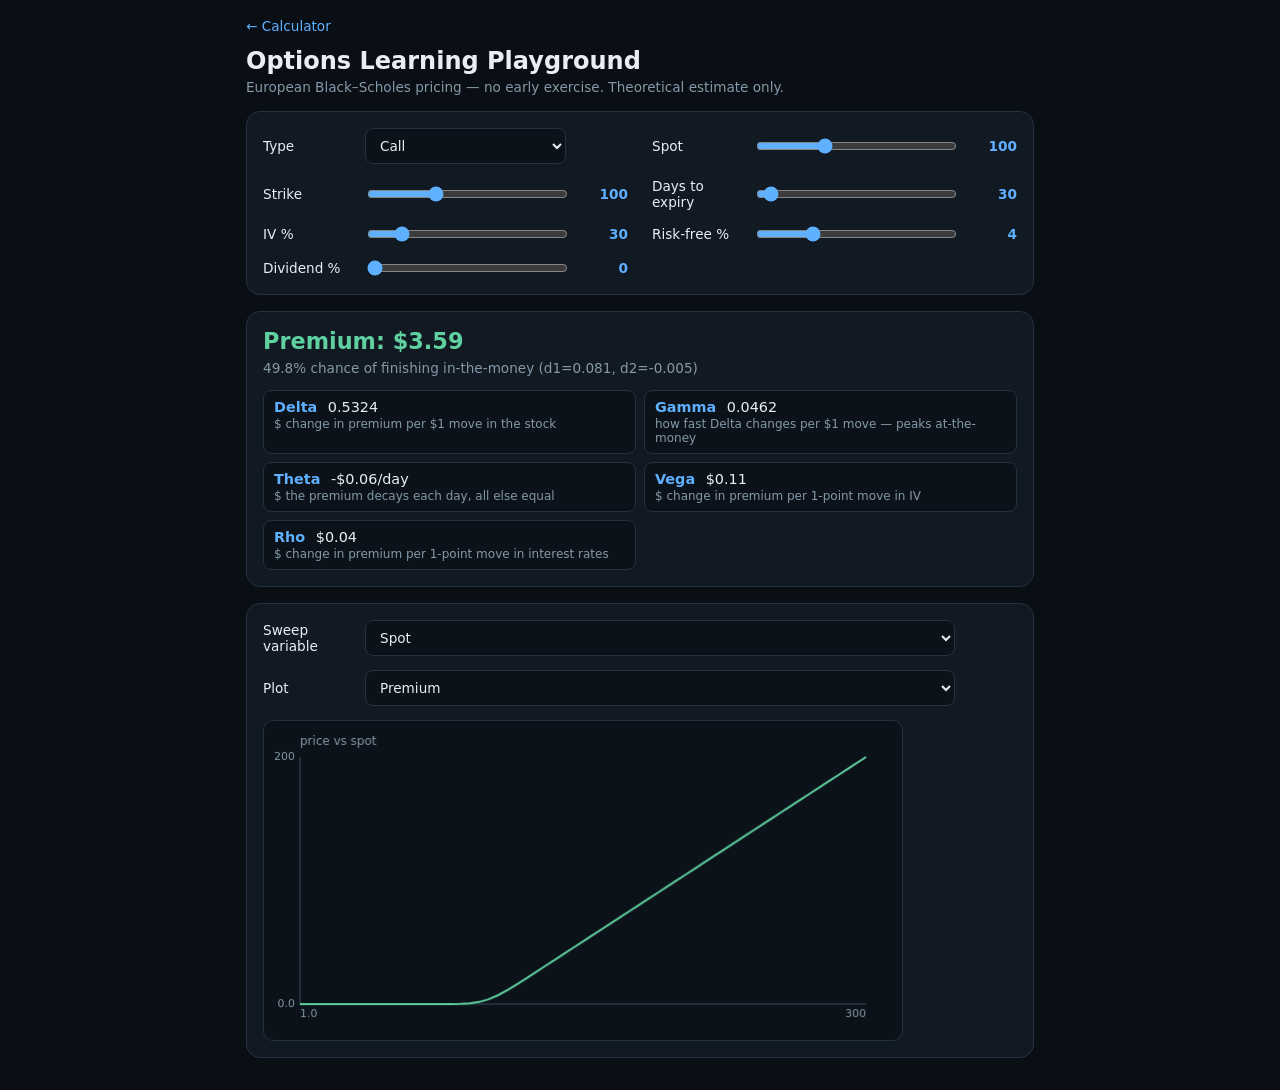
<file: templates/playground.html>
<!doctype html>
<html lang="en">
<head>
  <meta charset="utf-8" />
  <meta name="viewport" content="width=device-width, initial-scale=1" />
  <title>Options Learning Playground</title>
  <link rel="stylesheet" href="/static/style.css" />
</head>
<body>
  <main class="playground">
    <nav class="playground-nav"><a href="/">← Calculator</a></nav>
    <h1>Options Learning Playground</h1>
    <p class="note">European Black–Scholes pricing — no early exercise. Theoretical estimate only.</p>

    <section class="controls">
      <label>Type
        <select id="type"><option value="call">Call</option><option value="put">Put</option></select>
      </label>
      <label>Spot <input type="range" id="spot" min="1" max="300" step="1" value="100"><output id="spot-val">100</output></label>
      <label>Strike <input type="range" id="strike" min="1" max="300" step="1" value="100"><output id="strike-val">100</output></label>
      <label>Days to expiry <input type="range" id="days" min="1" max="730" step="1" value="30"><output id="days-val">30</output></label>
      <label>IV % <input type="range" id="iv" min="1" max="200" step="1" value="30"><output id="iv-val">30</output></label>
      <label>Risk-free % <input type="range" id="rate" min="0" max="15" step="0.1" value="4"><output id="rate-val">4</output></label>
      <label>Dividend % <input type="range" id="div" min="0" max="15" step="0.1" value="0"><output id="div-val">0</output></label>
    </section>

    <section class="outputs">
      <div id="price-out" class="price"></div>
      <div id="prob-out" class="prob"></div>
      <div id="greeks-out" class="greeks"></div>
    </section>

    <section class="sweep">
      <label>Sweep variable
        <select id="sweep-var">
          <option value="spot">Spot</option><option value="iv">IV</option>
          <option value="days">Days</option><option value="rate">Rate</option>
        </select>
      </label>
      <label>Plot
        <select id="sweep-metric">
          <option value="price">Premium</option><option value="delta">Delta</option>
          <option value="gamma">Gamma</option><option value="theta">Theta</option>
          <option value="vega">Vega</option>
        </select>
      </label>
      <canvas id="sweep-chart" width="640" height="320"></canvas>
    </section>
  </main>
  <script src="/static/bs.js"></script>
  <script src="/static/playground.js"></script>
</body>
</html>
</file>
<file: static/style.css>
:root {
  --bg: #0a0f15;
  --surface: #111923;
  --surface-2: #0c1219;
  --surface-3: #16212e;
  --border: #243140;
  --text: #e8eef4;
  --muted: #8499a8;
  --accent: #5fb0ff;
  --accent-dim: #2b6db5;
  --good: #5fd0a0;
  --bad: #ff8a8a;
  --header-h: 56px;

  color-scheme: dark;
  font-family: "Segoe UI", system-ui, -apple-system, Roboto, Helvetica, Arial,
    sans-serif;
}

* {
  box-sizing: border-box;
}

html,
body {
  margin: 0;
  min-height: 100%;
}

body {
  background: var(--bg);
  color: var(--text);
  -webkit-text-size-adjust: 100%;
}

button,
select,
input {
  font: inherit;
  color: inherit;
}

:focus-visible {
  outline: 2px solid var(--accent);
  outline-offset: 2px;
}
.ss-cell:focus-visible {
  outline-offset: -2px;
}

.opt-error {
  color: var(--bad);
  font-size: 0.82rem;
  margin: 8px 0;
}

.app-header {
  position: sticky;
  top: 0;
  z-index: 10;
  min-height: var(--header-h);
  display: flex;
  align-items: center;
  gap: 8px 16px;
  flex-wrap: wrap;
  padding: 10px 16px;
  background: var(--surface);
  border-bottom: 1px solid var(--border);
}
.app-title {
  display: flex;
  flex-direction: column;
  line-height: 1.2;
}
.app-title-main {
  font-weight: 700;
}
.app-title-sub {
  color: var(--muted);
  font-size: 0.8rem;
}

.app-main {
  max-width: 1100px;
  margin: 0 auto;
  padding: 16px;
}

.view-intro {
  color: var(--muted);
  font-size: 0.9rem;
  line-height: 1.5;
  margin: 4px 0 16px;
}

/* Fields */
.field {
  display: flex;
  flex-direction: column;
  gap: 6px;
  margin-bottom: 12px;
}
.field.inline {
  flex: 1;
  min-width: 0;
}
.field-label {
  font-size: 0.75rem;
  color: var(--muted);
  text-transform: uppercase;
  letter-spacing: 0.06em;
}
select,
.num {
  background: var(--surface-2);
  border: 1px solid var(--border);
  border-radius: 8px;
  padding: 10px 12px;
  width: 100%;
}

/* Layout */
.opt-grid {
  display: grid;
  grid-template-columns: 1fr;
  gap: 16px;
}
.opt-form,
.opt-results {
  background: var(--surface);
  border: 1px solid var(--border);
  border-radius: 14px;
  padding: 16px;
}
.opt-blurb {
  color: var(--muted);
  font-size: 0.85rem;
  line-height: 1.45;
  margin: -4px 0 14px;
}
.opt-field-row {
  display: flex;
  gap: 10px;
}
.opt-toggle {
  display: flex;
  align-items: center;
  gap: 8px;
  margin: 6px 0 2px;
  font-size: 0.9rem;
  cursor: pointer;
}
.opt-toggle input {
  width: 16px;
  height: 16px;
  accent-color: var(--accent);
}
.opt-pricer {
  margin-top: 12px;
  padding-top: 12px;
  border-top: 1px solid var(--border);
}
.opt-estimates {
  display: flex;
  flex-wrap: wrap;
  gap: 8px;
  margin: 4px 0;
}
.opt-estimate-chip {
  background: var(--surface-3);
  border: 1px solid var(--border);
  border-radius: 8px;
  padding: 6px 10px;
  font-size: 0.8rem;
  color: var(--muted);
}
.opt-estimate-chip strong {
  color: var(--accent);
}
.opt-note {
  color: var(--muted);
  font-size: 0.78rem;
  line-height: 1.4;
  margin: 6px 0 0;
}

/* Results */
.opt-headline {
  display: flex;
  align-items: baseline;
  justify-content: space-between;
  gap: 10px;
  padding-bottom: 12px;
  margin-bottom: 12px;
  border-bottom: 1px solid var(--border);
}
.opt-headline-label {
  color: var(--muted);
  font-size: 0.8rem;
  text-transform: uppercase;
  letter-spacing: 0.06em;
}
.opt-headline-value {
  font-size: 1.7rem;
  font-weight: 700;
}
.opt-headline-value.good {
  color: var(--good);
}
.opt-headline-value.bad {
  color: var(--bad);
}

.opt-metrics {
  display: grid;
  grid-template-columns: repeat(3, 1fr);
  gap: 8px;
}
.opt-metrics-sub {
  grid-template-columns: repeat(2, 1fr);
  margin-top: 8px;
}
.opt-metric {
  background: var(--surface-2);
  border: 1px solid var(--border);
  border-radius: 8px;
  padding: 8px 10px;
  display: flex;
  flex-direction: column;
  gap: 3px;
}
.opt-metric-label {
  color: var(--muted);
  font-size: 0.72rem;
}
.opt-metric-value {
  font-weight: 700;
  font-size: 0.98rem;
  overflow-wrap: anywhere;
  font-variant-numeric: tabular-nums;
}
.opt-metric-value.good {
  color: var(--good);
}
.opt-metric-value.bad {
  color: var(--bad);
}

.opt-chart {
  margin-top: 16px;
}
.opt-chart-title {
  color: var(--muted);
  font-size: 0.78rem;
  text-transform: uppercase;
  letter-spacing: 0.06em;
  margin-bottom: 6px;
}
.opt-chart-hint {
  text-transform: none;
  letter-spacing: 0;
  color: var(--muted);
  opacity: 0.7;
}
.opt-chart-canvas {
  width: 100%;
  height: 200px;
  display: block;
  background: var(--surface-2);
  border: 1px solid var(--border);
  border-radius: 10px;
  cursor: crosshair;
  touch-action: none;
}
.opt-surface-canvas {
  width: 100%;
  height: 300px;
  display: block;
  background: var(--surface-2);
  border: 1px solid var(--border);
  border-radius: 10px;
  cursor: grab;
  touch-action: none;
}
.opt-surface-canvas:active {
  cursor: grabbing;
}

@media (min-width: 880px) {
  .opt-grid {
    grid-template-columns: minmax(320px, 420px) 1fr;
    align-items: start;
  }
}

/* Header nav */
.app-nav {
  margin-left: auto;
  display: flex;
  gap: 16px;
  flex-wrap: wrap;
}
.app-nav a,
.app-header > a {
  color: var(--accent);
  text-decoration: none;
  font-size: 0.85rem;
  white-space: nowrap;
}
.app-nav a:hover {
  text-decoration: underline;
}

/* On narrow screens stack the title and nav instead of crowding one row. */
@media (max-width: 560px) {
  .app-header {
    flex-direction: column;
    align-items: flex-start;
    gap: 6px;
  }
  .app-nav {
    margin-left: 0;
  }
}

/* Sweet-spot heatmap */
.ss-controls {
  display: flex;
  flex-wrap: wrap;
  gap: 10px;
  margin-bottom: 16px;
}
.ss-controls .field.inline {
  min-width: 120px;
}

.ss-layout {
  display: grid;
  grid-template-columns: 1fr;
  gap: 16px;
  align-items: start;
}
@media (min-width: 880px) {
  .ss-layout {
    grid-template-columns: 1fr minmax(260px, 320px);
  }
}

.ss-heatmap-wrap {
  background: var(--surface);
  border: 1px solid var(--border);
  border-radius: 14px;
  padding: 14px;
}
.ss-axis-title {
  color: var(--muted);
  font-size: 0.72rem;
  text-transform: uppercase;
  letter-spacing: 0.06em;
  margin-bottom: 8px;
}
.ss-heatmap-scroll {
  overflow-x: auto;
}
.ss-heatmap {
  display: grid;
  gap: 3px;
  min-width: max-content;
}
.ss-corner {
  font-size: 0.62rem;
  color: var(--muted);
  display: flex;
  align-items: center;
  justify-content: center;
  white-space: nowrap;
}
.ss-colhead,
.ss-rowhead {
  color: var(--muted);
  font-size: 0.72rem;
  display: flex;
  align-items: center;
  justify-content: center;
  padding: 2px 4px;
}
.ss-rowhead {
  justify-content: flex-end;
  padding-right: 8px;
  white-space: nowrap;
}
.ss-cell {
  border: 1px solid transparent;
  border-radius: 5px;
  min-height: 34px;
  padding: 2px;
  font-size: 0.7rem;
  font-weight: 700;
  cursor: pointer;
  transition: transform 0.05s ease;
}
.ss-cell:hover {
  transform: scale(1.06);
}
.ss-cell.selected {
  outline: 2px solid var(--accent);
  outline-offset: 1px;
}
.ss-cell.best {
  border-color: #ffd166;
  box-shadow: 0 0 0 2px rgba(255, 209, 102, 0.6);
}

.ss-legend {
  display: flex;
  align-items: center;
  gap: 10px;
  margin-top: 12px;
  color: var(--muted);
  font-size: 0.75rem;
}
.ss-legend-bar {
  flex: 1;
  height: 10px;
  border-radius: 5px;
  background: linear-gradient(
    to right,
    rgb(17, 35, 58),
    rgb(31, 122, 90),
    rgb(124, 246, 176)
  );
}

.ss-detail {
  background: var(--surface);
  border: 1px solid var(--border);
  border-radius: 14px;
  padding: 16px;
}
.ss-detail-title {
  font-size: 1rem;
  margin-bottom: 12px;
  line-height: 1.4;
}
.ss-badge {
  display: inline-block;
  background: rgba(255, 209, 102, 0.16);
  color: #ffd166;
  border: 1px solid rgba(255, 209, 102, 0.5);
  border-radius: 6px;
  padding: 1px 7px;
  font-size: 0.68rem;
  font-weight: 700;
  text-transform: uppercase;
  letter-spacing: 0.04em;
}
.ss-detail-row {
  display: flex;
  justify-content: space-between;
  align-items: baseline;
  gap: 10px;
  padding: 7px 0;
  border-bottom: 1px solid var(--border);
}
.ss-detail-label {
  color: var(--muted);
  font-size: 0.82rem;
}
.ss-detail-value {
  font-weight: 700;
  font-size: 0.92rem;
}
.ss-detail-value.good {
  color: var(--good);
}

/* Learning playground */
.playground {
  max-width: 820px;
  margin: 0 auto;
  padding: 16px;
}
.playground h1 {
  font-size: 1.5rem;
  margin: 0 0 4px;
}
.playground .note {
  color: var(--muted);
  font-size: 0.85rem;
  margin: 0 0 16px;
}
.playground-nav {
  margin-bottom: 12px;
}
.playground-nav a {
  color: var(--accent);
  text-decoration: none;
  font-size: 0.85rem;
}
.playground-nav a:hover {
  text-decoration: underline;
}

.playground .controls,
.playground .sweep,
.playground .outputs {
  background: var(--surface);
  border: 1px solid var(--border);
  border-radius: 14px;
  padding: 16px;
  margin: 16px 0;
}
.playground .controls {
  display: grid;
  gap: 14px 24px;
}
@media (min-width: 640px) {
  .playground .controls {
    grid-template-columns: 1fr 1fr;
  }
}
.playground .sweep {
  display: grid;
  gap: 14px;
}

.playground label {
  display: grid;
  grid-template-columns: 92px 1fr 52px;
  align-items: center;
  gap: 10px;
  margin: 0;
  font-size: 0.85rem;
}
.playground input[type="range"] {
  width: 100%;
  accent-color: var(--accent);
}
.playground output {
  text-align: right;
  font-weight: 700;
  color: var(--accent);
  font-variant-numeric: tabular-nums;
}
.playground select {
  background: var(--surface-2);
  border: 1px solid var(--border);
  border-radius: 8px;
  padding: 8px 10px;
  width: 100%;
}

.playground .price {
  font-size: 1.4rem;
  font-weight: 700;
  color: var(--good);
}
.playground .prob {
  color: var(--muted);
  font-size: 0.85rem;
  margin: 6px 0 14px;
}
.playground .greeks {
  display: grid;
  grid-template-columns: 1fr;
  gap: 8px;
}
@media (min-width: 640px) {
  .playground .greeks {
    grid-template-columns: 1fr 1fr;
  }
}
.greek {
  background: var(--surface-2);
  border: 1px solid var(--border);
  border-radius: 8px;
  padding: 8px 10px;
  font-size: 0.9rem;
}
.greek strong {
  color: var(--accent);
  margin-right: 6px;
}
.greek .meaning {
  display: block;
  color: var(--muted);
  font-size: 0.75rem;
  margin-top: 2px;
}

.playground #sweep-chart {
  width: 100%;
  max-width: 640px;
  height: auto;
  background: var(--surface-2);
  border: 1px solid var(--border);
  border-radius: 10px;
}
</file>
